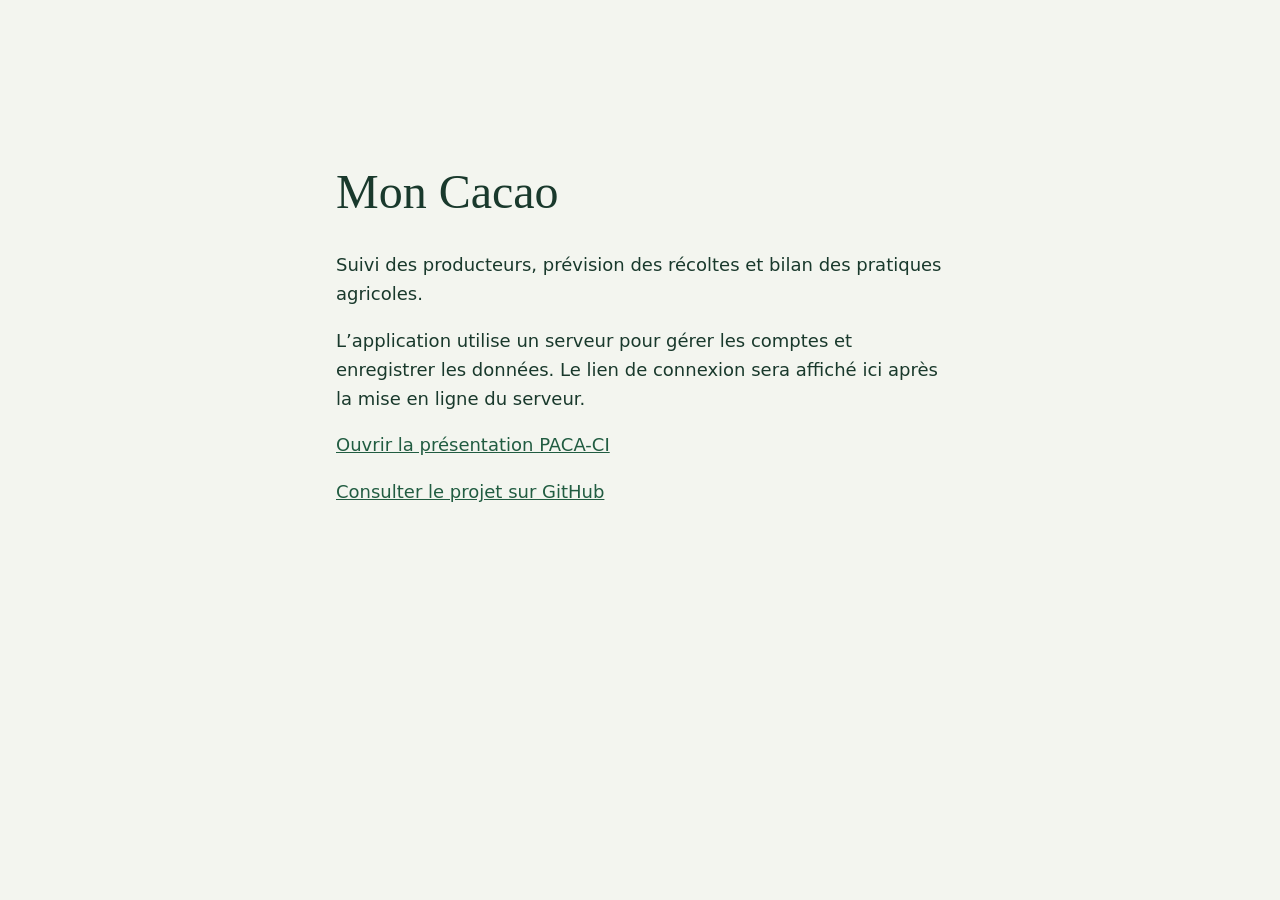
<file: docs/index.html>
<!doctype html><html lang="fr"><meta charset="utf-8"><meta name="viewport" content="width=device-width, initial-scale=1"><title>Mon Cacao</title><style>body{margin:0;background:#f3f5ef;color:#19392c;font:1.125rem/1.6 system-ui,sans-serif}main{max-width:38rem;margin:12vh auto;padding:1.5rem}h1{font:3rem Georgia,serif}a{color:#215c41}</style><main><h1>Mon Cacao</h1><p>Suivi des producteurs, prévision des récoltes et bilan des pratiques agricoles.</p><p>L’application utilise un serveur pour gérer les comptes et enregistrer les données. Le lien de connexion sera affiché ici après la mise en ligne du serveur.</p><p><a href="./presentation.html">Ouvrir la présentation PACA-CI</a></p><p><a href="https://github.com/patrickeudess/MonCacao_IA">Consulter le projet sur GitHub</a></p></main></html>
</file>
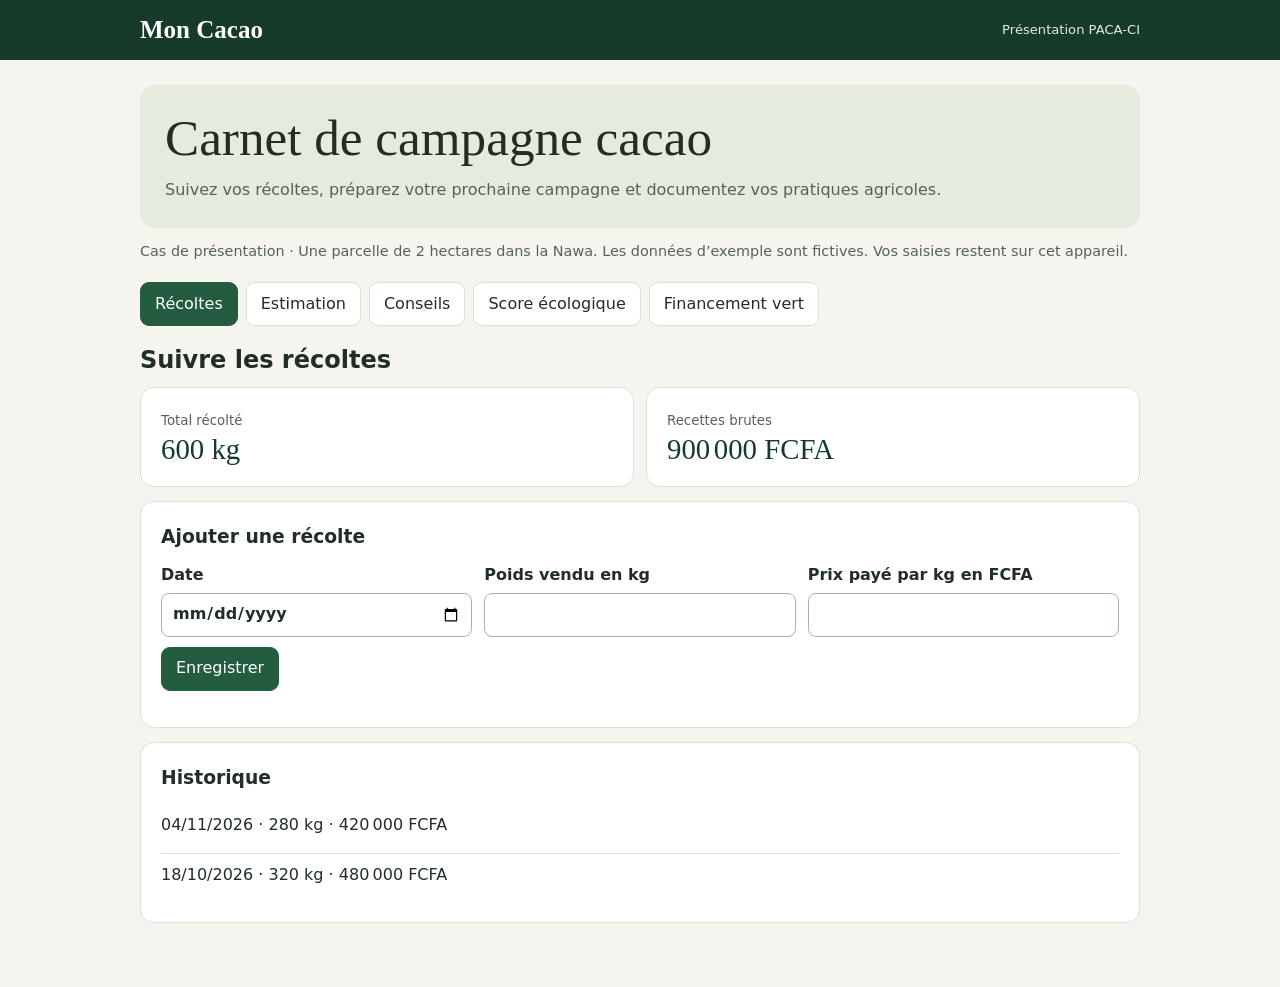
<file: docs/presentation.html>
<!doctype html>
<html lang="fr">
<meta charset="utf-8">
<meta name="viewport" content="width=device-width, initial-scale=1">
<meta name="theme-color" content="#173b2a">
<title>Mon Cacao | Présentation PACA-CI</title>
<style>
:root{color-scheme:light;--forest:#173b2a;--green:#245c40;--paper:#f6f4ee;--line:#dedfd5;--ink:#202e26;--muted:#546358}*{box-sizing:border-box}body{margin:0;background:var(--paper);color:var(--ink);font:16px/1.55 system-ui,sans-serif}header{background:var(--forest);color:white}header div,main{width:min(100% - 32px,1000px);margin:auto}header div{padding:16px 0;display:flex;justify-content:space-between;gap:12px;align-items:center}header strong{font: bold 25px Georgia,serif}header span{font-size:.82rem;color:#e1eddf}main{padding:25px 0 50px}h1,h2,h3,p{margin:0 0 12px}h1{font:clamp(2rem,5vw,3.2rem)/1.1 Georgia,serif}h2{line-height:1.2}p,small{color:var(--muted)}.intro{padding:25px;background:#e5ebdd;border-radius:16px}.intro p{margin:10px 0 0}nav{display:flex;flex-wrap:wrap;gap:8px;margin:20px 0}button,input,select{font:inherit}button{border:1px solid var(--line);border-radius:9px;min-height:44px;padding:8px 14px;cursor:pointer;background:white;color:var(--ink)}button[aria-current=true],button.primary{background:var(--green);border-color:var(--green);color:white}:focus-visible{outline:3px solid #916424;outline-offset:2px}.card{background:white;border:1px solid var(--line);padding:20px;border-radius:14px;margin:0 0 14px}.grid{display:grid;grid-template-columns:repeat(auto-fit,minmax(min(100%,230px),1fr));gap:12px}.metric{display:block;font:1.8rem Georgia,serif;color:var(--forest)}label{display:grid;gap:5px;font-weight:600;margin-bottom:10px}input,select{width:100%;min-width:0;min-height:44px;border:1px solid #a9b5a9;background:white;border-radius:8px;padding:7px 10px;color:var(--ink)}output{display:block;margin-top:16px;white-space:pre-line;color:var(--forest);font-weight:650}ul{margin:0;padding-left:22px}li{margin:6px 0}.actions{display:flex;gap:8px;flex-wrap:wrap}.muted{font-size:.9rem}.list{list-style:none;padding:0}.list li{border-top:1px solid var(--line);padding:9px 0}.list li:first-child{border:0}[hidden]{display:none!important}@media(max-width:480px){.intro,.card{padding:16px}nav button{flex:1 0 42%}}
</style>
<header><div><strong>Mon Cacao</strong><span>Présentation PACA-CI</span></div></header>
<main>
<div class="intro"><h1>Carnet de campagne cacao</h1><p>Suivez vos récoltes, préparez votre prochaine campagne et documentez vos pratiques agricoles.</p></div>
<p class="muted" style="margin-top:12px">Cas de présentation · Une parcelle de 2 hectares dans la Nawa. Les données d’exemple sont fictives. Vos saisies restent sur cet appareil.</p>
<nav aria-label="Fonctions du carnet">
<button type="button" aria-current="true" data-view="recoltes">Récoltes</button>
<button type="button" data-view="estimation">Estimation</button>
<button type="button" data-view="conseils">Conseils</button>
<button type="button" data-view="pratiques">Score écologique</button>
<button type="button" data-view="cooperative">Financement vert</button>
</nav>
<section id="recoltes">
<h2>Suivre les récoltes</h2>
<div class="grid"><div class="card"><small>Total récolté</small><strong class="metric" id="weight"></strong></div><div class="card"><small>Recettes brutes</small><strong class="metric" id="revenue"></strong></div></div>
<div class="card"><h3>Ajouter une récolte</h3><form id="harvest"><div class="grid">
<label>Date<input id="date" type="date" required></label>
<label>Poids vendu en kg<input id="kg" type="number" min="1" max="100000" step=".1" required></label>
<label>Prix payé par kg en FCFA<input id="price" type="number" min="1" max="10000" required></label></div>
<button class="primary">Enregistrer</button><output id="harvest-status" aria-live="polite"></output></form></div>
<div class="card"><h3>Historique</h3><ul id="history" class="list"></ul></div>
</section>
<section id="estimation" hidden><div class="card"><h2>Estimer la production</h2><p>Faites un essai à partir du rendement que vous pensez obtenir par hectare. La démo calcule le volume total à partir de vos hypothèses.</p>
<form id="estimate"><div class="grid"><label>Surface en hectares<input id="area" type="number" min=".01" max="1000" step=".01" value="2" required></label>
<label>Rendement attendu en kg par hectare<input id="yield" type="number" min="1" max="5000" value="550" required></label></div><button class="primary">Calculer</button><output id="estimate-result" aria-live="polite"></output></form></div></section>
<section id="conseils" hidden><div class="card"><h2>Préparer une visite de parcelle</h2><p>Choisissez une observation pour obtenir un point à vérifier avec votre conseiller agricole.</p><label>Que remarquez-vous ?
<select id="observation"><option value="">Choisir une observation</option><option value="dry">Sol sec et peu couvert</option><option value="shade">Peu d’arbres d’ombrage</option><option value="pods">Taches sur plusieurs cabosses</option></select></label>
<output id="tip" aria-live="polite"></output></div></section>
<section id="pratiques" hidden><div class="card"><h2>Évaluer ses pratiques</h2><p>Grille de démonstration. Chaque pratique déclarée vaut 25 points. Le résultat est indicatif.</p><form id="practice">
<label>Des arbres donnent de l’ombre aux cacaoyers<select required><option value="">Choisir</option><option value="25">Oui</option><option value="0">Non</option></select></label>
<label>Le sol est protégé par un couvert ou du paillage<select required><option value="">Choisir</option><option value="25">Oui</option><option value="0">Non</option></select></label>
<label>Les limites de la parcelle sont documentées<select required><option value="">Choisir</option><option value="25">Oui</option><option value="0">Non</option></select></label>
<label>Les interventions sur la parcelle sont consignées<select required><option value="">Choisir</option><option value="25">Oui</option><option value="0">Non</option></select></label>
<button class="primary">Voir mon bilan</button> <button id="sample-practices" type="button">Charger le cas d’exemple</button><output id="score" aria-live="polite"></output></form></div></section>
<section id="cooperative" hidden><div class="card"><h2>Préparer un dossier de financement</h2><p>Préparez une fiche à transmettre à la coopérative. Elle réunit les récoltes et le dernier bilan des pratiques avant un échange avec un partenaire financier.</p><ul class="list"><li><strong>Parcelle</strong> · Nawa, 2 ha, exemple fictif</li><li id="summary-harvest"></li><li id="summary-score"></li><li><strong>Justificatifs à réunir</strong> · Localisation de la parcelle, historique des récoltes et preuves des pratiques déclarées.</li></ul><button class="primary" type="button" id="download">Télécharger la fiche</button></div></section>
</main>
<script>
const byId = id => document.getElementById(id);
const number = new Intl.NumberFormat('fr-CI', {maximumFractionDigits: 2});
const format = value => number.format(value);
const key = 'mon-cacao-paca-presentation-v1';
const sample = [{date:'2026-10-18', kg:320, price:1500},{date:'2026-11-04', kg:280, price:1500}];
let data = {harvests:sample, score:null};
try {
  const saved = JSON.parse(localStorage.getItem(key));
  if (saved && Array.isArray(saved.harvests)) data = saved;
} catch {}
function save() {
  try { localStorage.setItem(key, JSON.stringify(data)); return true; }
  catch { return false; }
}
const tabs = [...document.querySelectorAll('nav button')];
tabs.forEach(button => button.addEventListener('click', () => {
  for (const tab of tabs) {
    const active = tab === button;
    tab.setAttribute('aria-current', String(active));
    byId(tab.dataset.view).hidden = !active;
  }
}));
function render() {
  const weight = data.harvests.reduce((total, row) => total + row.kg, 0);
  const revenue = data.harvests.reduce((total, row) => total + row.kg * row.price, 0);
  byId('weight').textContent = format(weight) + ' kg';
  byId('revenue').textContent = format(revenue) + ' FCFA';
  byId('history').replaceChildren(...[...data.harvests].sort((a,b) => b.date.localeCompare(a.date)).map(row => {
    const item = document.createElement('li');
    const date = new Intl.DateTimeFormat('fr-CI',{timeZone:'UTC'}).format(new Date(row.date));
    item.textContent = date + ' · ' + format(row.kg) + ' kg · ' + format(row.kg * row.price) + ' FCFA';
    return item;
  }));
  byId('summary-harvest').textContent = 'Récoltes enregistrées · ' + format(weight) + ' kg · ' + format(revenue) + ' FCFA';
  byId('summary-score').textContent = 'Score écologique indicatif · ' + (data.score === null ? 'À renseigner' : data.score + '/100');
  byId('score').textContent = data.score === null ? '' : data.score + '/100 · Bilan indicatif sur les pratiques déclarées.';
}
byId('harvest').addEventListener('submit', event => {
  event.preventDefault();
  data.harvests = [...data.harvests, {date:byId('date').value, kg:byId('kg').valueAsNumber, price:byId('price').valueAsNumber}];
  byId('harvest-status').textContent = save() ? 'Récolte enregistrée sur cet appareil.' : 'Récolte ajoutée pour cette session.';
  event.currentTarget.reset();
  render();
});
byId('estimate').addEventListener('submit', event => {
  event.preventDefault();
  byId('estimate-result').textContent = format(byId('area').valueAsNumber * byId('yield').valueAsNumber) + ' kg de cacao estimés avec vos hypothèses.';
});
const tips = {
  dry:'Notez les zones où le sol est à nu et demandez à votre conseiller quelles protections du sol conviennent à la parcelle.',
  shade:'Repérez les cacaoyers les plus exposés au soleil. Demandez à votre conseiller de vérifier l’ombrage adapté.',
  pods:'Photographiez les cabosses touchées et notez depuis quand les taches sont visibles. Montrez ces observations à votre conseiller.'
};
byId('observation').addEventListener('change', event => { byId('tip').textContent = tips[event.target.value] || ''; });
byId('sample-practices').addEventListener('click', () => {
  const answers = ['25', '0', '25', '0'];
  [...byId('practice').querySelectorAll('select')].forEach((field, index) => {
    field.value = answers[index];
  });
});
byId('practice').addEventListener('submit', event => {
  event.preventDefault();
  data.score = [...event.currentTarget.querySelectorAll('select')].reduce((sum, input) => sum + Number(input.value), 0);
  save();
  render();
});
byId('download').addEventListener('click', () => {
  const text = ['Mon Cacao | Fiche de démonstration','Parcelle fictive de 2 hectares dans la Nawa',byId('summary-harvest').textContent,byId('summary-score').textContent,'À réunir avant le rendez-vous : localisation, historique et justificatifs des pratiques.'].join('\n');
  const url = URL.createObjectURL(new Blob([text], {type:'text/plain;charset=utf-8'}));
  const link = Object.assign(document.createElement('a'), {href:url, download:'mon-cacao-fiche-cooperative.txt'});
  link.click();
  setTimeout(() => URL.revokeObjectURL(url), 1000);
});
render();
</script>
</html>
</file>
